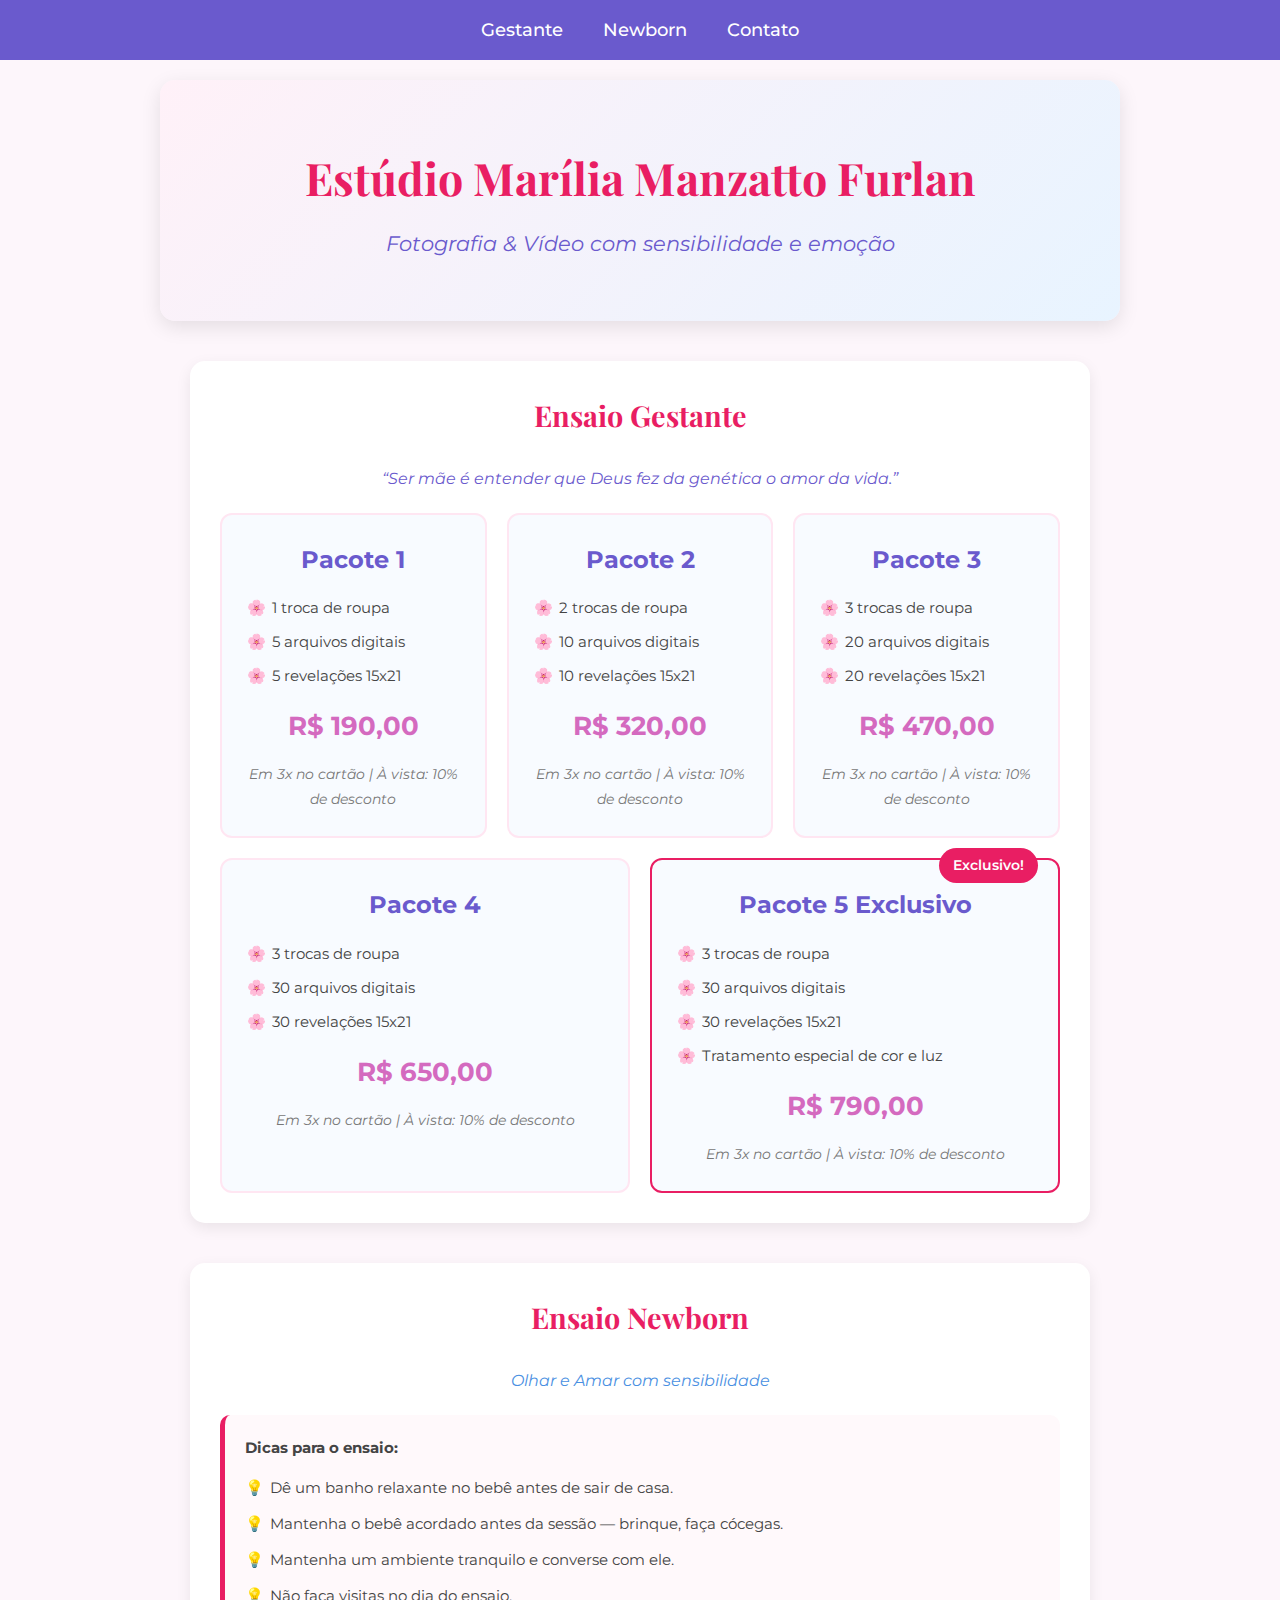
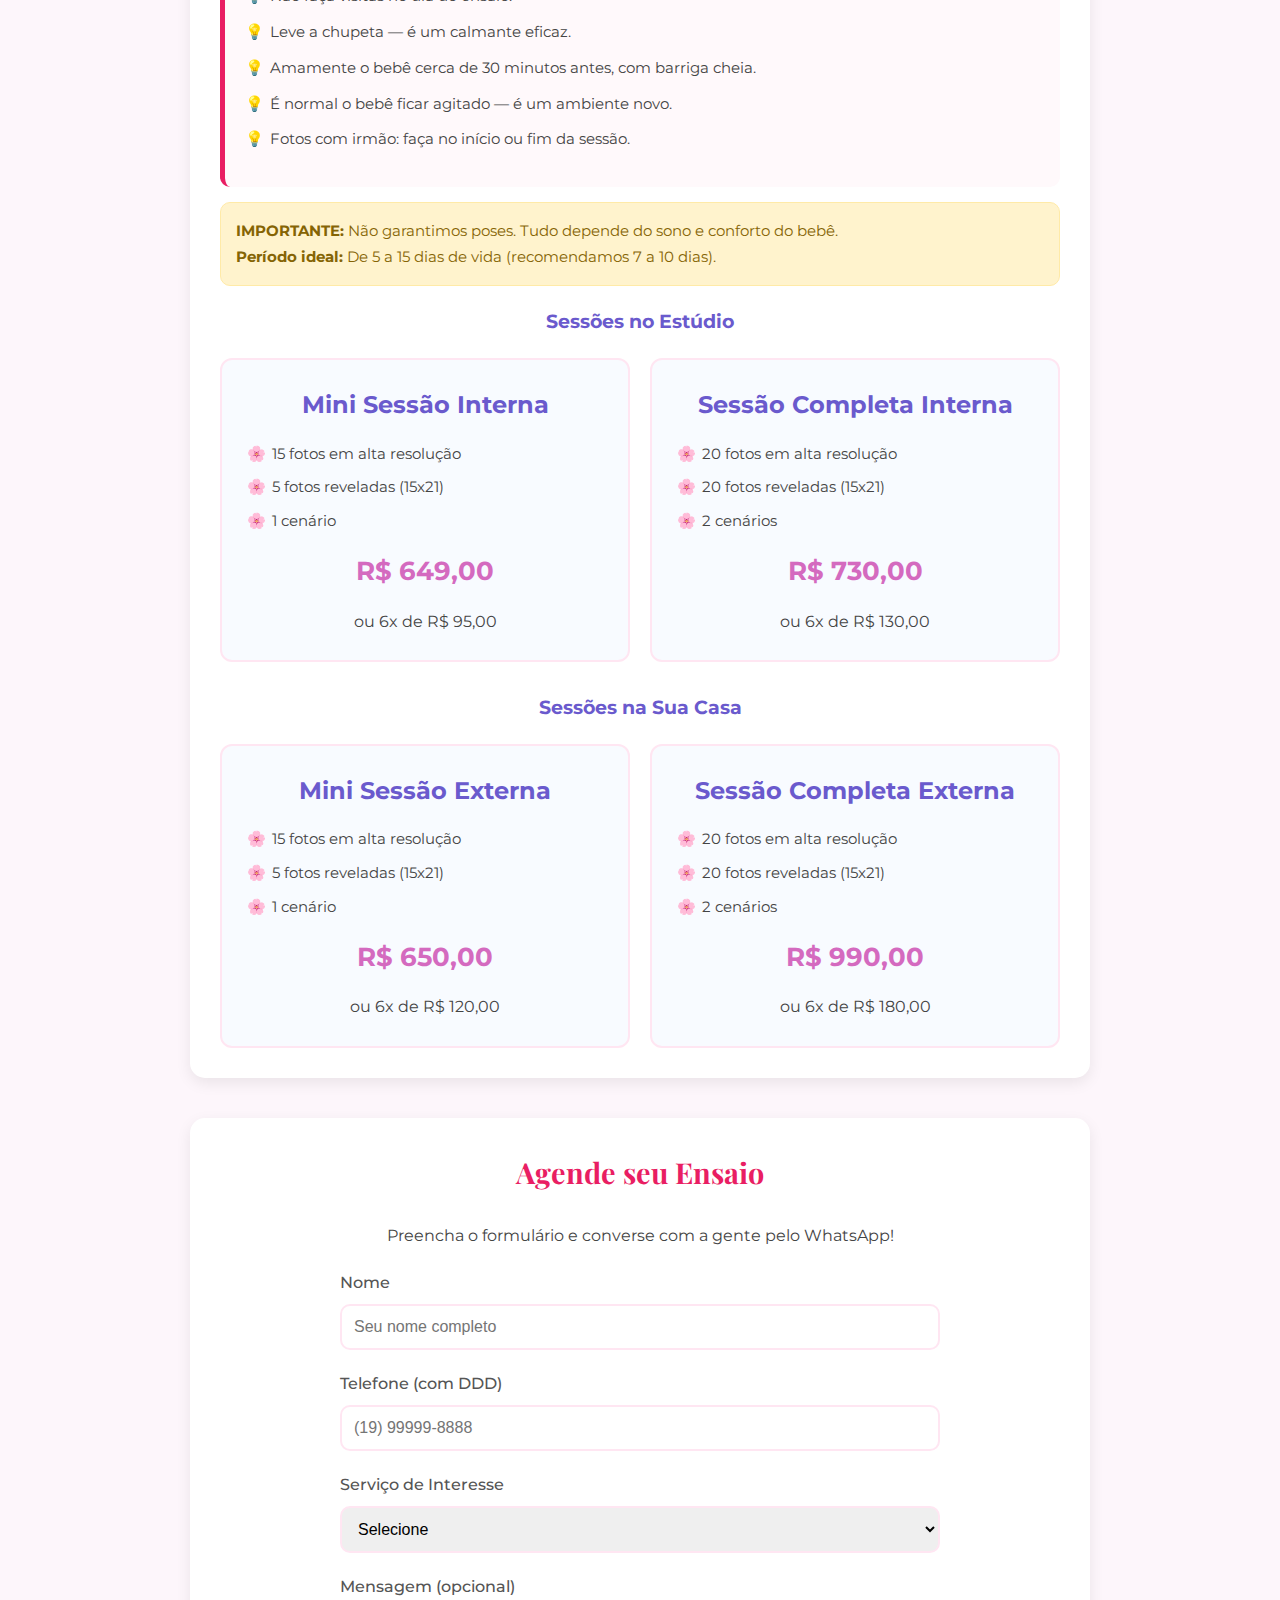
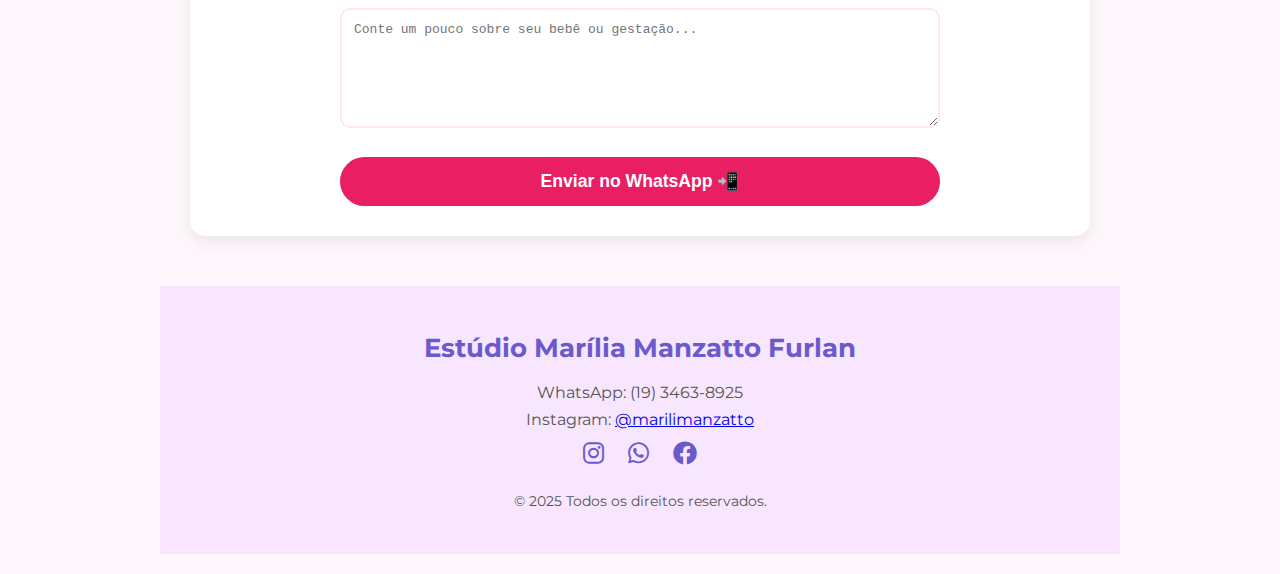
<file: html/catalogo.html>
<!DOCTYPE html>
<html lang="pt-BR">
<head>
  <meta charset="UTF-8" />
  <meta name="viewport" content="width=device-width, initial-scale=1.0"/>
  <title>Estúdio Marília Manzatto Furlan - Gestante & Newborn</title>
  <link href="https://fonts.googleapis.com/css2?family=Playfair+Display:wght@700&family=Montserrat:wght@400;500;600&display=swap" rel="stylesheet">
  <link rel="stylesheet" href="https://cdnjs.cloudflare.com/ajax/libs/font-awesome/6.0.0/css/all.min.css">
  <style>
    * {
      margin: 0;
      padding: 0;
      box-sizing: border-box;
    }

    body {
      font-family: 'Montserrat', sans-serif;
      background: #fdf6fb;
      color: #444;
      line-height: 1.7;
      scroll-behavior: smooth;
    }

    .container {
      max-width: 1000px;
      margin: 0 auto;
      padding: 20px;
    }

    /* Cabeçalho */
    header {
      text-align: center;
      padding: 60px 20px;
      background: linear-gradient(135deg, #fff1f8, #e8f4ff);
      border-radius: 15px;
      margin-bottom: 30px;
      box-shadow: 0 6px 20px rgba(0,0,0,0.1);
    }

    header h1 {
      font-family: 'Playfair Display', serif;
      font-size: 2.8em;
      color: #e91e63;
    }

    header p {
      font-size: 1.3em;
      color: #6a5acd;
      font-style: italic;
      margin-top: 10px;
    }

    /* Navegação */
    nav {
      background: #6a5acd;
      padding: 15px 0;
      position: sticky;
      top: 0;
      z-index: 100;
    }

    nav ul {
      display: flex;
      justify-content: center;
      list-style: none;
      gap: 40px;
    }

    nav a {
      color: white;
      text-decoration: none;
      font-weight: 500;
      font-size: 1.1em;
      transition: text-shadow 0.3s;
    }

    nav a:hover {
      text-shadow: 0 0 5px white;
    }

    /* Seções */
    .section {
      background: white;
      border-radius: 15px;
      padding: 30px;
      margin: 40px auto;
      max-width: 900px;
      box-shadow: 0 5px 15px rgba(0,0,0,0.08);
    }

    .section h2 {
      text-align: center;
      font-family: 'Playfair Display', serif;
      color: #e91e63;
      font-size: 1.8em;
      margin-bottom: 25px;
    }

    /* Gestante */
    .packages {
      display: flex;
      flex-wrap: wrap;
      gap: 20px;
      justify-content: center;
    }

    .package {
      flex: 1;
      min-width: 250px;
      border: 2px solid #ffe6f2;
      border-radius: 12px;
      padding: 25px;
      background: #f8fbff;
      text-align: center;
      transition: transform 0.3s ease;
    }

    .package:hover {
      transform: translateY(-8px);
    }

    .package h3 {
      font-size: 1.5em;
      color: #6a5acd;
      margin-bottom: 10px;
    }

    .package .price {
      font-size: 1.6em;
      font-weight: 700;
      color: #d46abf;
      margin: 15px 0;
    }

    .package ul {
      list-style: none;
      margin: 15px 0;
      text-align: left;
      font-size: 0.95em;
    }

    .package ul li {
      margin-bottom: 8px;
      padding-left: 25px;
      position: relative;
    }

    .package ul li::before {
      content: "🌸";
      position: absolute;
      left: 0;
      top: 0;
    }

    .package .info {
      font-size: 0.9em;
      color: #777;
      font-style: italic;
    }

    /* Destaque Newborn */
    .package:nth-child(5) {
      border-color: #e91e63;
      position: relative;
    }

    .package:nth-child(5)::after {
      content: "Exclusivo!";
      position: absolute;
      top: -12px;
      right: 20px;
      background: #e91e63;
      color: white;
      font-size: 0.85em;
      padding: 6px 14px;
      border-radius: 20px;
      font-weight: 600;
    }

    /* Dicas Newborn */
    .tips {
      background: #fff9fb;
      border-left: 5px solid #e91e63;
      padding: 20px;
      border-radius: 10px;
      font-size: 0.95em;
    }

    .tips ul {
      list-style: none;
      margin: 15px 0;
    }

    .tips ul li {
      margin-bottom: 10px;
      position: relative;
      padding-left: 25px;
    }

    .tips ul li::before {
      content: "💡";
      position: absolute;
      left: 0;
      top: 0;
    }

    .tips p {
      margin-bottom: 10px;
      font-weight: 500;
    }

    .important {
      background: #fff3cd;
      border: 1px solid #ffeaa7;
      padding: 15px;
      border-radius: 10px;
      font-size: 0.95em;
      margin: 15px 0;
      color: #856404;
    }

    /* Formulário */
    .form-box {
      max-width: 600px;
      margin: 0 auto;
    }

    .form-group {
      margin-bottom: 20px;
    }

    .form-group label {
      display: block;
      margin-bottom: 8px;
      font-weight: 500;
      color: #555;
    }

    .form-group input,
    .form-group select,
    .form-group textarea {
      width: 100%;
      padding: 12px;
      border: 2px solid #ffe6f2;
      border-radius: 10px;
      font-size: 1em;
    }

    .form-group input:focus,
    .form-group select:focus,
    .form-group textarea:focus {
      border-color: #d46abf;
      outline: none;
    }

    .form-group textarea {
      height: 120px;
      resize: vertical;
    }

    .btn-submit {
      background: #e91e63;
      color: white;
      border: none;
      padding: 14px 30px;
      font-size: 1.1em;
      border-radius: 30px;
      cursor: pointer;
      width: 100%;
      font-weight: 600;
      transition: background 0.3s;
    }

    .btn-submit:hover {
      background: #c2185b;
    }

    /* Rodapé */
    footer {
      text-align: center;
      padding: 40px 20px;
      background: #f8e6ff;
      margin-top: 50px;
      color: #555;
    }

    footer h3 {
      font-size: 1.6em;
      color: #6a5acd;
      margin-bottom: 10px;
    }

    .social a {
      color: #6a5acd;
      font-size: 1.5em;
      margin: 0 10px;
      transition: color 0.3s, transform 0.3s;
    }

    .social a:hover {
      color: #e91e63;
      transform: scale(1.2);
    }

    @media (max-width: 600px) {
      nav ul {
        flex-direction: column;
        gap: 10px;
        text-align: center;
      }
      .package {
        min-width: 100%;
      }
    }
  </style>
</head>
<body>

  <!-- Navegação -->
  <nav>
    <ul>
      <li><a href="#gestante">Gestante</a></li>
      <li><a href="#newborn">Newborn</a></li>
      <li><a href="#contato">Contato</a></li>
    </ul>
  </nav>

  <!-- Cabeçalho -->
  <div class="container">
    <header>
      <h1>Estúdio Marília Manzatto Furlan</h1>
      <p>Fotografia & Vídeo com sensibilidade e emoção</p>
    </header>

    <!-- Gestante -->
    <section id="gestante" class="section">
      <h2>Ensaio Gestante</h2>
      <p style="text-align: center; font-style: italic; color: #6a5acd; margin-bottom: 20px;">
        “Ser mãe é entender que Deus fez da genética o amor da vida.”
      </p>
      <div class="packages">
        <div class="package">
          <h3>Pacote 1</h3>
          <ul>
            <li>1 troca de roupa</li>
            <li>5 arquivos digitais</li>
            <li>5 revelações 15x21</li>
          </ul>
          <div class="price">R$ 190,00</div>
          <p class="info">Em 3x no cartão | À vista: 10% de desconto</p>
        </div>
        <div class="package">
          <h3>Pacote 2</h3>
          <ul>
            <li>2 trocas de roupa</li>
            <li>10 arquivos digitais</li>
            <li>10 revelações 15x21</li>
          </ul>
          <div class="price">R$ 320,00</div>
          <p class="info">Em 3x no cartão | À vista: 10% de desconto</p>
        </div>
        <div class="package">
          <h3>Pacote 3</h3>
          <ul>
            <li>3 trocas de roupa</li>
            <li>20 arquivos digitais</li>
            <li>20 revelações 15x21</li>
          </ul>
          <div class="price">R$ 470,00</div>
          <p class="info">Em 3x no cartão | À vista: 10% de desconto</p>
        </div>
        <div class="package">
          <h3>Pacote 4</h3>
          <ul>
            <li>3 trocas de roupa</li>
            <li>30 arquivos digitais</li>
            <li>30 revelações 15x21</li>
          </ul>
          <div class="price">R$ 650,00</div>
          <p class="info">Em 3x no cartão | À vista: 10% de desconto</p>
        </div>
        <div class="package">
          <h3>Pacote 5 Exclusivo</h3>
          <ul>
            <li>3 trocas de roupa</li>
            <li>30 arquivos digitais</li>
            <li>30 revelações 15x21</li>
            <li>Tratamento especial de cor e luz</li>
          </ul>
          <div class="price">R$ 790,00</div>
          <p class="info">Em 3x no cartão | À vista: 10% de desconto</p>
        </div>
      </div>
    </section>

    <!-- Newborn -->
    <section id="newborn" class="section">
      <h2>Ensaio Newborn</h2>
      <p style="text-align: center; font-style: italic; color: #4a90e2; margin-bottom: 20px;">Olhar e Amar com sensibilidade</p>

      <div class="tips">
        <p><strong>Dicas para o ensaio:</strong></p>
        <ul>
          <li>Dê um banho relaxante no bebê antes de sair de casa.</li>
          <li>Mantenha o bebê acordado antes da sessão — brinque, faça cócegas.</li>
          <li>Mantenha um ambiente tranquilo e converse com ele.</li>
          <li>Não faça visitas no dia do ensaio.</li>
          <li>Leve a chupeta — é um calmante eficaz.</li>
          <li>Amamente o bebê cerca de 30 minutos antes, com barriga cheia.</li>
          <li>É normal o bebê ficar agitado — é um ambiente novo.</li>
          <li>Fotos com irmão: faça no início ou fim da sessão.</li>
        </ul>
      </div>

      <div class="important">
        <strong>IMPORTANTE:</strong> Não garantimos poses. Tudo depende do sono e conforto do bebê.<br>
        <strong>Período ideal:</strong> De 5 a 15 dias de vida (recomendamos 7 a 10 dias).
      </div>

      <h3 style="text-align: center; margin: 20px 0; color: #6a5acd;">Sessões no Estúdio</h3>
      <div class="packages">
        <div class="package">
          <h3>Mini Sessão Interna</h3>
          <ul>
            <li>15 fotos em alta resolução</li>
            <li>5 fotos reveladas (15x21)</li>
            <li>1 cenário</li>
          </ul>
          <div class="price">R$ 649,00</div>
          <p>ou 6x de R$ 95,00</p>
        </div>
        <div class="package">
          <h3>Sessão Completa Interna</h3>
          <ul>
            <li>20 fotos em alta resolução</li>
            <li>20 fotos reveladas (15x21)</li>
            <li>2 cenários</li>
          </ul>
          <div class="price">R$ 730,00</div>
          <p>ou 6x de R$ 130,00</p>
        </div>
      </div>

      <h3 style="text-align: center; margin: 30px 0 20px; color: #6a5acd;">Sessões na Sua Casa</h3>
      <div class="packages">
        <div class="package">
          <h3>Mini Sessão Externa</h3>
          <ul>
            <li>15 fotos em alta resolução</li>
            <li>5 fotos reveladas (15x21)</li>
            <li>1 cenário</li>
          </ul>
          <div class="price">R$ 650,00</div>
          <p>ou 6x de R$ 120,00</p>
        </div>
        <div class="package">
          <h3>Sessão Completa Externa</h3>
          <ul>
            <li>20 fotos em alta resolução</li>
            <li>20 fotos reveladas (15x21)</li>
            <li>2 cenários</li>
          </ul>
          <div class="price">R$ 990,00</div>
          <p>ou 6x de R$ 180,00</p>
        </div>
      </div>
    </section>

    <!-- Contato -->
    <section id="contato" class="section">
      <h2>Agende seu Ensaio</h2>
      <p style="text-align: center; margin-bottom: 20px;">Preencha o formulário e converse com a gente pelo WhatsApp!</p>

      <div class="form-box">
        <div class="form-group">
          <label for="name">Nome</label>
          <input type="text" id="name" placeholder="Seu nome completo" required>
        </div>
        <div class="form-group">
          <label for="phone">Telefone (com DDD)</label>
          <input type="tel" id="phone" placeholder="(19) 99999-8888" required>
        </div>
        <div class="form-group">
          <label for="service">Serviço de Interesse</label>
          <select id="service" required>
            <option value="">Selecione</option>
            <option value="Ensaio Gestante">Ensaio Gestante</option>
            <option value="Ensaio Newborn">Ensaio Newborn</option>
            <option value="Família / Batizado">Família / Batizado</option>
            <option value="Vídeo de Gestação">Vídeo de Gestação</option>
            <option value="Outro">Outro</option>
          </select>
        </div>
        <div class="form-group">
          <label for="message">Mensagem (opcional)</label>
          <textarea id="message" placeholder="Conte um pouco sobre seu bebê ou gestação..."></textarea>
        </div>
        <button type="button" class="btn-submit" onclick="enviarParaWhatsApp()">Enviar no WhatsApp 📲</button>
      </div>
    </section>

    <!-- Rodapé -->
    <footer>
      <h3>Estúdio Marília Manzatto Furlan</h3>
      <p>WhatsApp: (19) 3463-8925</p>
      <p>Instagram: <a href="https://instagram.com/marilimanzatto" target="_blank">@marilimanzatto</a></p>
      <div class="social">
        <a href="https://instagram.com/marilimanzatto" target="_blank"><i class="fab fa-instagram"></i></a>
        <a href="https://wa.me/551934638925" target="_blank"><i class="fab fa-whatsapp"></i></a>
        <a href="https://facebook.com/marilimanzatto" target="_blank"><i class="fab fa-facebook"></i></a>
      </div>
      <p style="margin-top: 15px; font-size: 0.9em;">© 2025 Todos os direitos reservados.</p>
    </footer>
  </div>

  <!-- Script WhatsApp -->
  <script>
    function enviarParaWhatsApp() {
      const nome = document.getElementById("name").value.trim();
      const telefone = document.getElementById("phone").value.trim();
      const servico = document.getElementById("service").value;
      const mensagem = document.getElementById("message").value.trim();

      if (!nome || !telefone || !servico) {
        alert("Por favor, preencha os campos obrigatórios: Nome, Telefone e Serviço.");
        return;
      }

      let texto = `Olá, Marília Manzatto Furlan!%0A%0A`;
      texto += `Meu nome é *${nome}*.%0A`;
      texto += `Telefone: ${telefone}%0A`;
      texto += `Gostaria de agendar um *${servico}*.`;

      if (mensagem) {
        texto += `%0A%0AMensagem: ${mensagem}`;
      }

      texto += `%0A%0A*Enviado pelo site.*`;

      const numero = "551934638925"; // Substitua pelo seu número completo
      const link = `https://wa.me/${numero}?text=${texto}`;

      window.open(link, '_blank');
    }
  </script>

</body>
</html>
</file>
